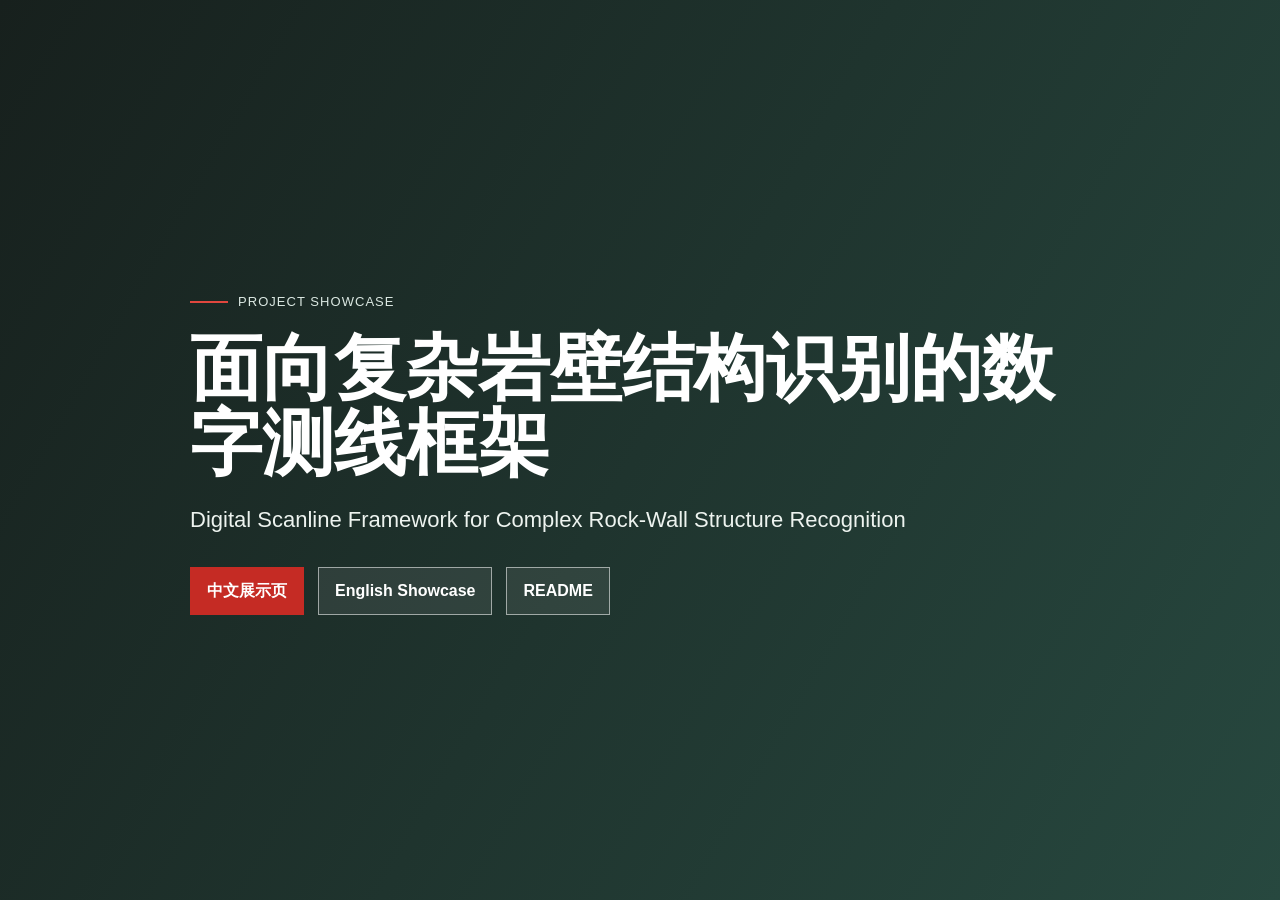
<file: docs/index.html>
<!doctype html>
<html lang="zh-CN">
<head>
  <meta charset="utf-8" />
  <meta name="viewport" content="width=device-width, initial-scale=1" />
  <title>Digital Scanline Framework | Project Showcase</title>
  <link rel="stylesheet" href="showcase.css" />
</head>
<body class="language-page">
  <main class="language-box">
    <div class="eyebrow">Project Showcase</div>
    <h1>面向复杂岩壁结构识别的数字测线框架</h1>
    <p class="lead">Digital Scanline Framework for Complex Rock-Wall Structure Recognition</p>
    <div class="language-options">
      <a class="button primary" href="showcase.zh-CN.html">中文展示页</a>
      <a class="button" href="showcase.en.html">English Showcase</a>
      <a class="button" href="../README.md">README</a>
    </div>
  </main>
</body>
</html>
</file>
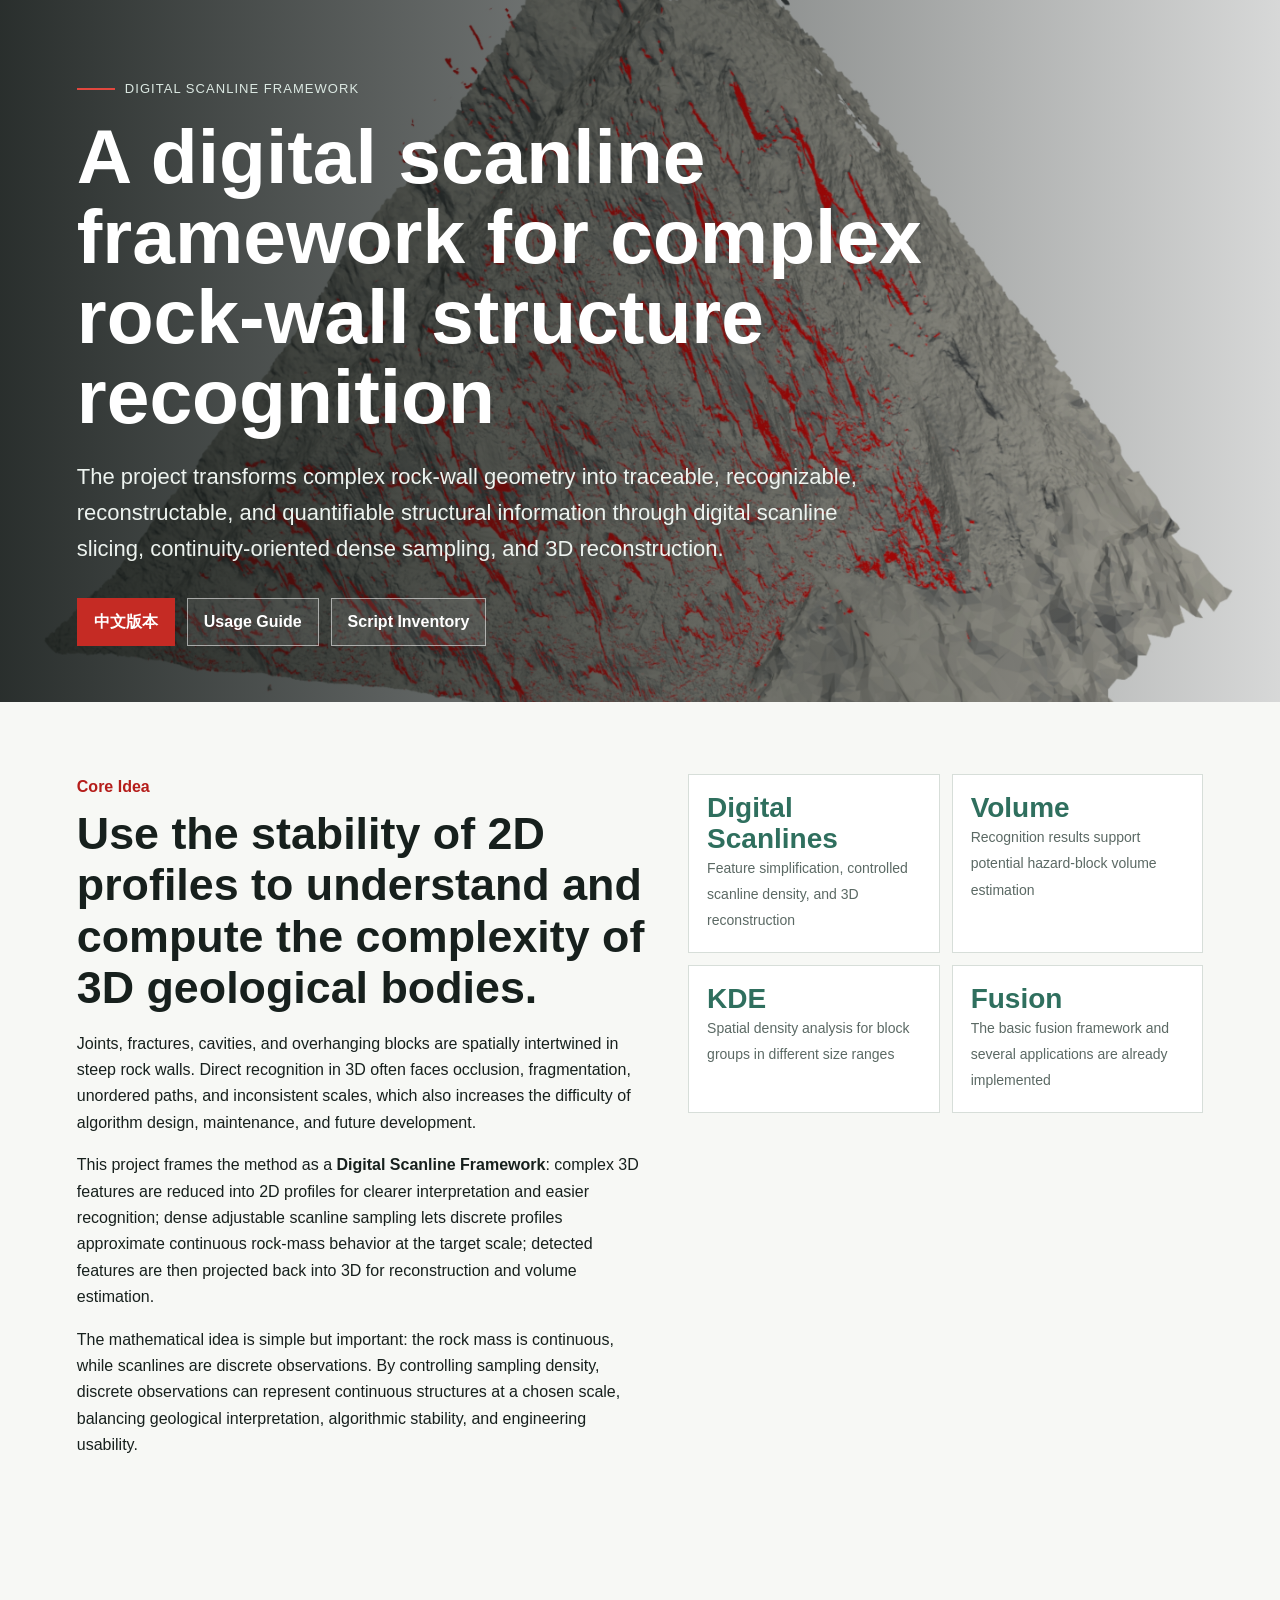
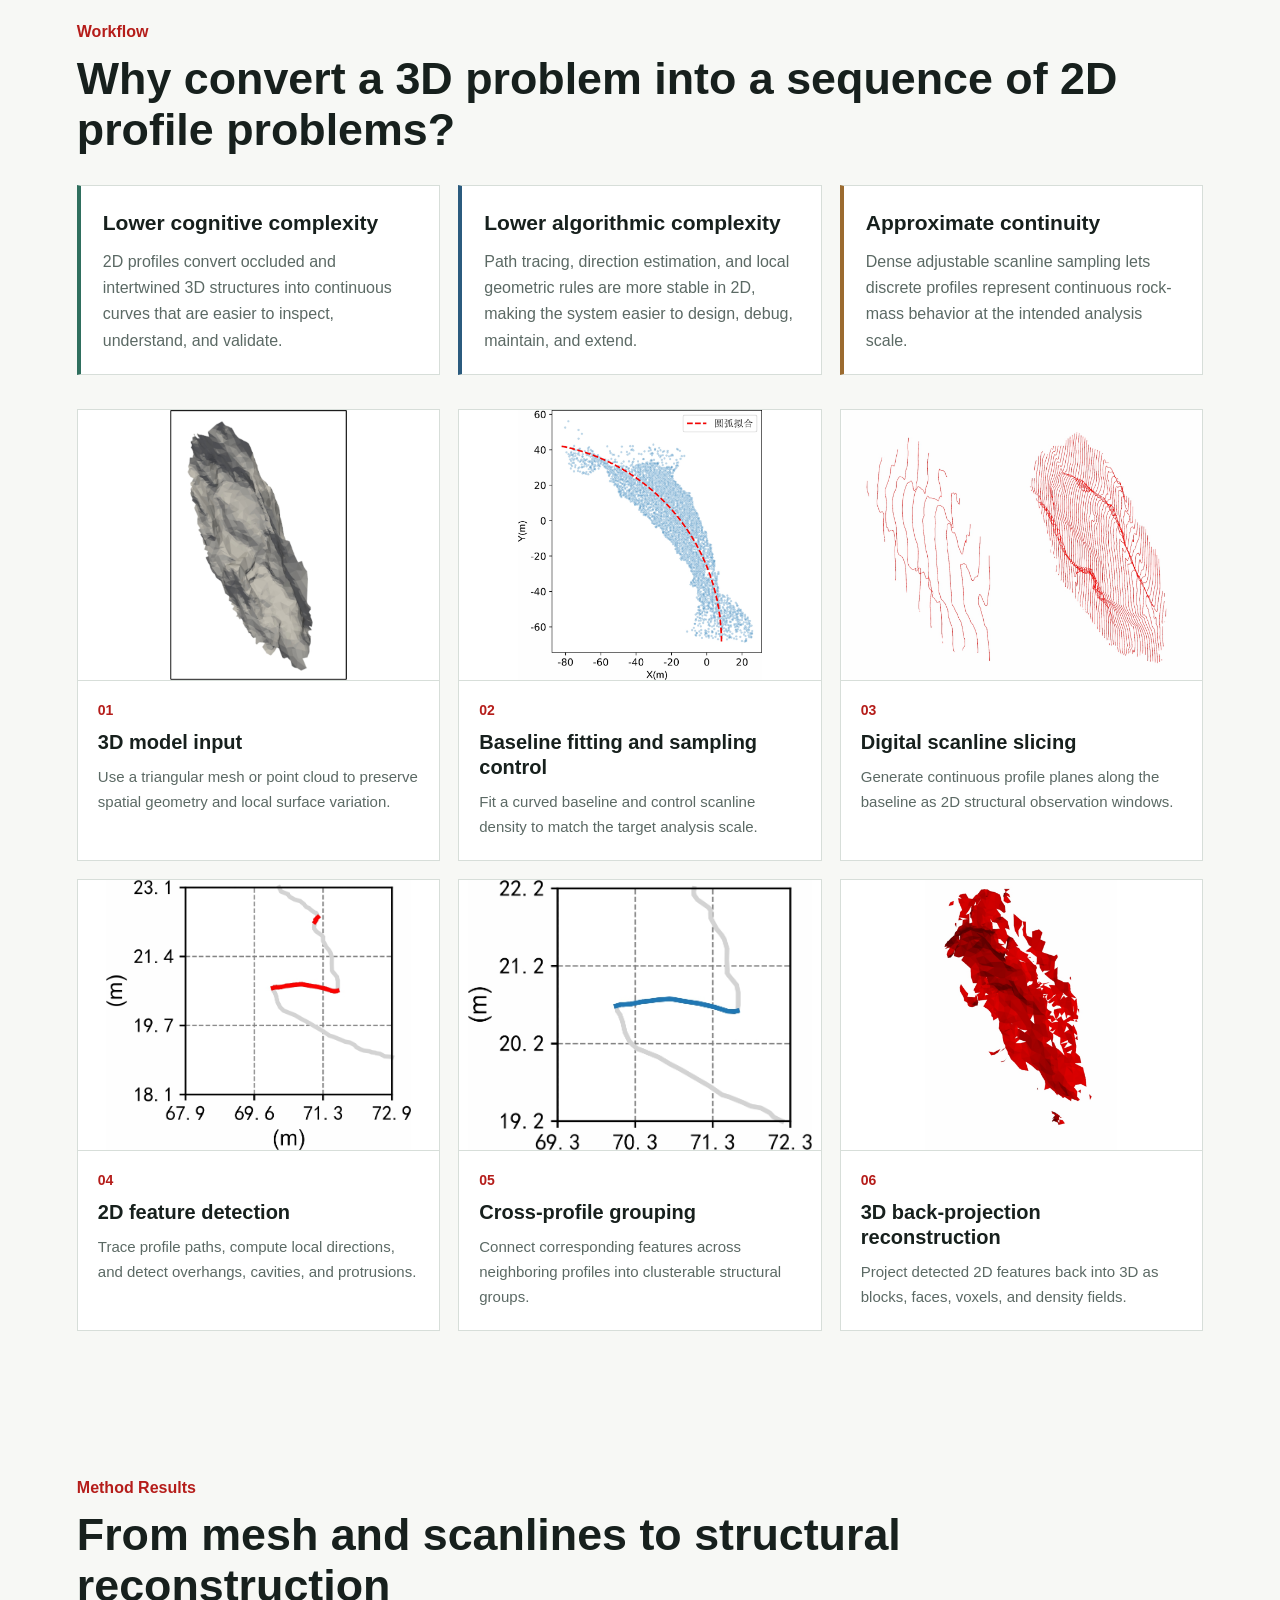
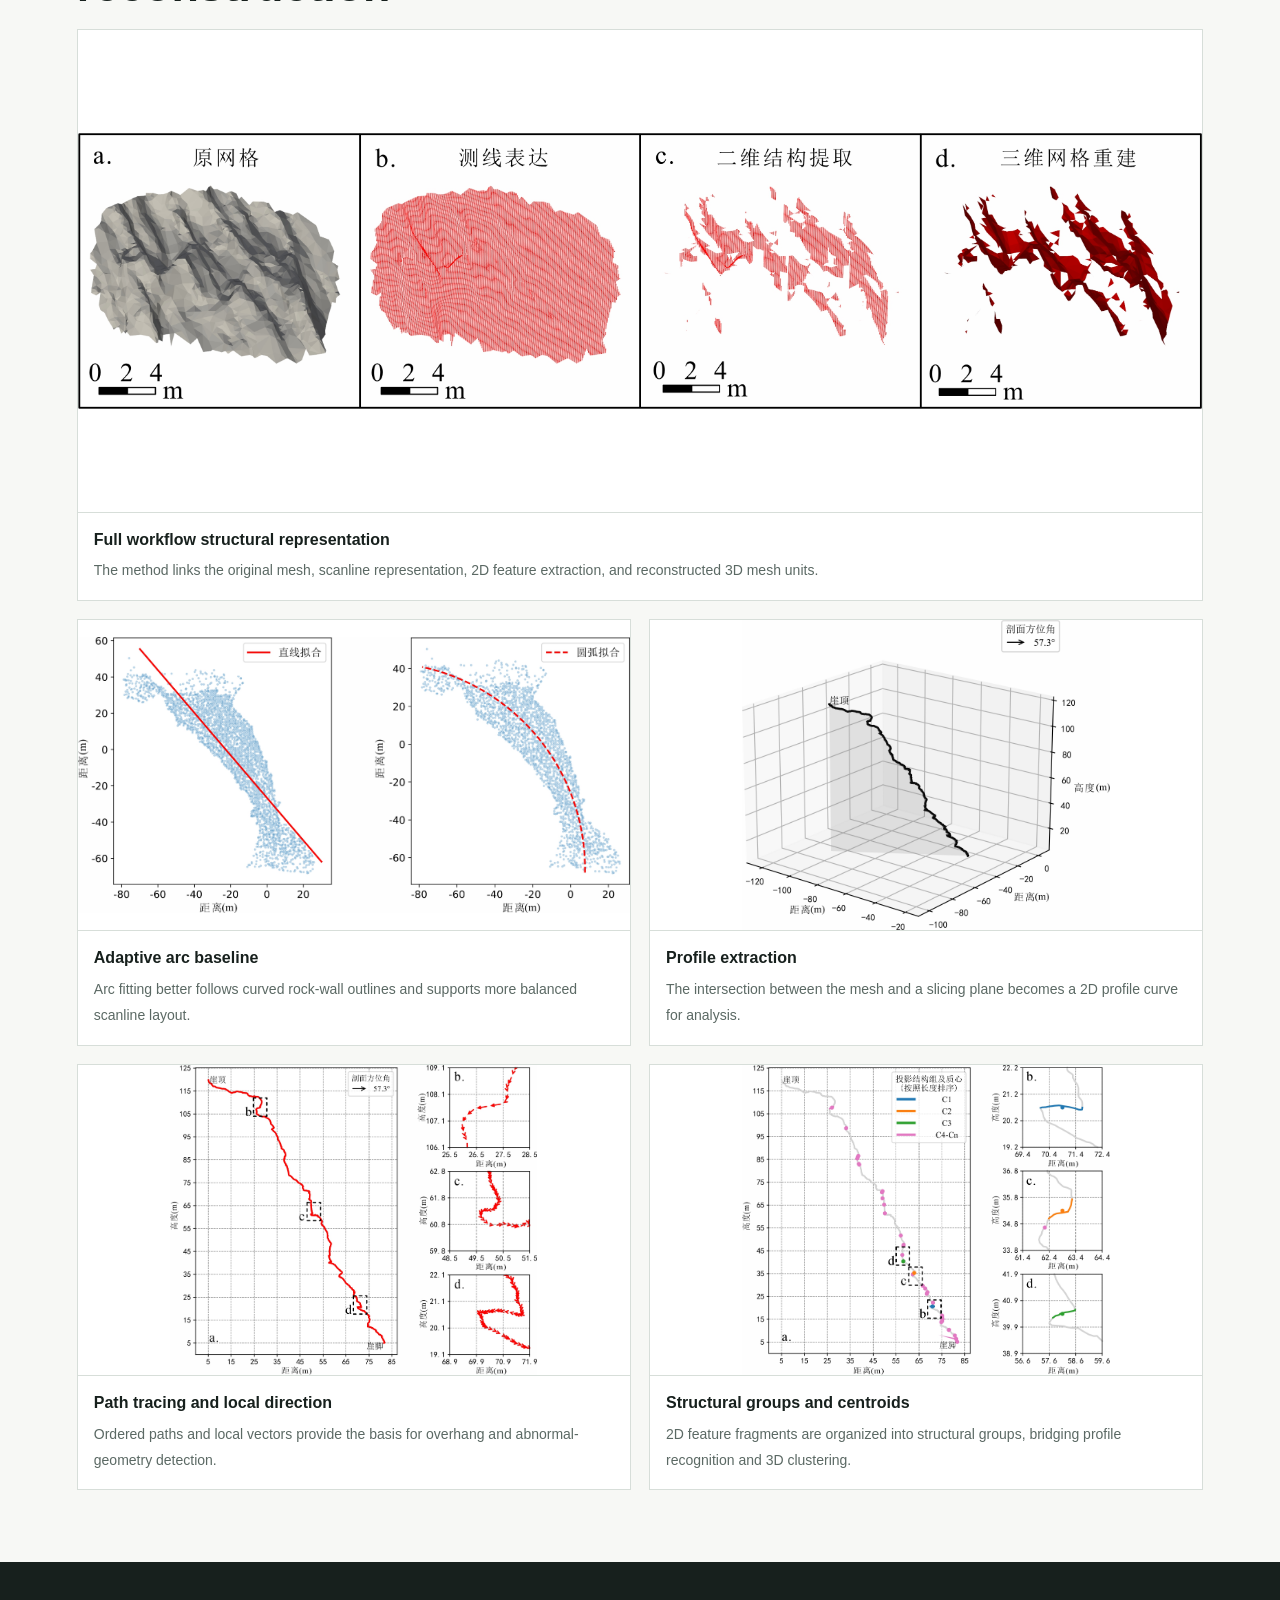
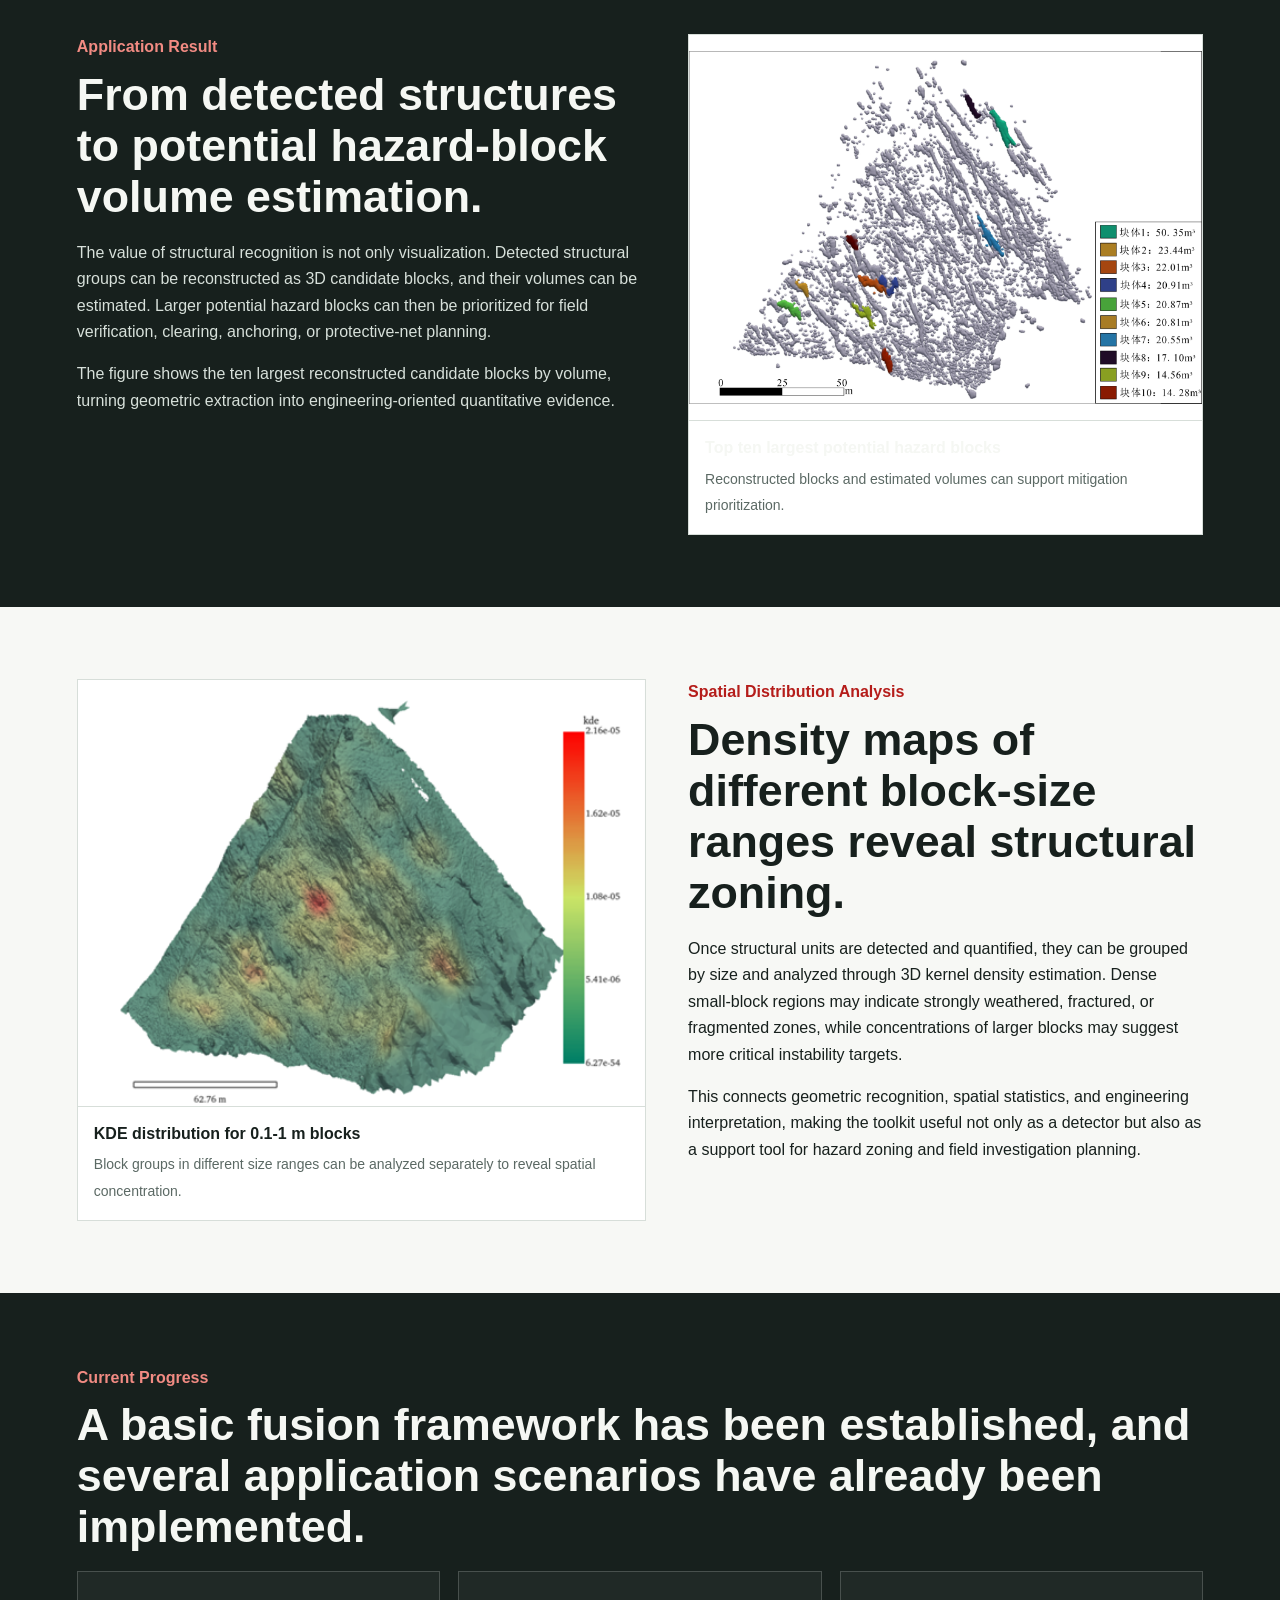
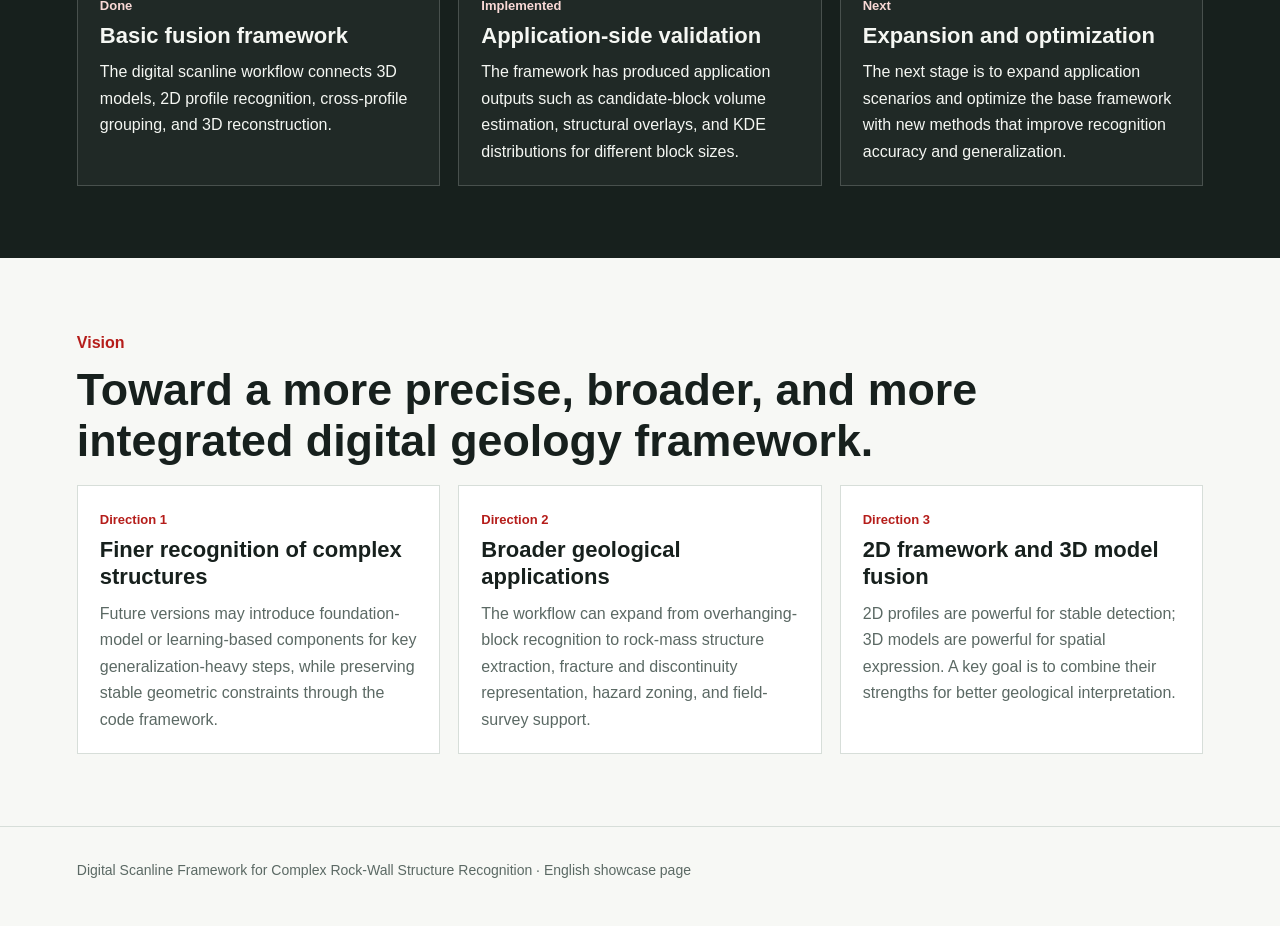
<file: docs/showcase.en.html>
﻿<!doctype html>
<html lang="en">
<head>
  <meta charset="utf-8" />
  <meta name="viewport" content="width=device-width, initial-scale=1" />
  <title>Digital Scanline Framework for Complex Rock-Wall Structure Recognition | Showcase</title>
  <link rel="stylesheet" href="showcase.css" />
</head>
<body>
  <header class="hero">
    <div class="hero-inner">
      <div class="eyebrow">Digital Scanline Framework</div>
      <h1>A digital scanline framework for complex rock-wall structure recognition</h1>
      <p class="lead">The project transforms complex rock-wall geometry into traceable, recognizable, reconstructable, and quantifiable structural information through digital scanline slicing, continuity-oriented dense sampling, and 3D reconstruction.</p>
      <div class="hero-actions">
        <a class="button primary" href="showcase.zh-CN.html">中文版本</a>
        <a class="button" href="usage_guide.md">Usage Guide</a>
        <a class="button" href="script_inventory.md">Script Inventory</a>
      </div>
    </div>
  </header>

  <main>
    <section>
      <div class="section-inner intro-grid">
        <div>
          <p class="section-kicker">Core Idea</p>
          <h2>Use the stability of 2D profiles to understand and compute the complexity of 3D geological bodies.</h2>
          <p>Joints, fractures, cavities, and overhanging blocks are spatially intertwined in steep rock walls. Direct recognition in 3D often faces occlusion, fragmentation, unordered paths, and inconsistent scales, which also increases the difficulty of algorithm design, maintenance, and future development.</p>
          <p>This project frames the method as a <strong>Digital Scanline Framework</strong>: complex 3D features are reduced into 2D profiles for clearer interpretation and easier recognition; dense adjustable scanline sampling lets discrete profiles approximate continuous rock-mass behavior at the target scale; detected features are then projected back into 3D for reconstruction and volume estimation.</p>
          <p>The mathematical idea is simple but important: the rock mass is continuous, while scanlines are discrete observations. By controlling sampling density, discrete observations can represent continuous structures at a chosen scale, balancing geological interpretation, algorithmic stability, and engineering usability.</p>
        </div>
        <div class="stats">
          <div class="stat"><strong>Digital Scanlines</strong><span>Feature simplification, controlled scanline density, and 3D reconstruction</span></div>
          <div class="stat"><strong>Volume</strong><span>Recognition results support potential hazard-block volume estimation</span></div>
          <div class="stat"><strong>KDE</strong><span>Spatial density analysis for block groups in different size ranges</span></div>
          <div class="stat"><strong>Fusion</strong><span>The basic fusion framework and several applications are already implemented</span></div>
        </div>
      </div>
    </section>

    <section>
      <div class="section-inner">
        <p class="section-kicker">Workflow</p>
        <h2>Why convert a 3D problem into a sequence of 2D profile problems?</h2>
        <div class="reason-grid">
          <div class="reason"><h3>Lower cognitive complexity</h3><p>2D profiles convert occluded and intertwined 3D structures into continuous curves that are easier to inspect, understand, and validate.</p></div>
          <div class="reason"><h3>Lower algorithmic complexity</h3><p>Path tracing, direction estimation, and local geometric rules are more stable in 2D, making the system easier to design, debug, maintain, and extend.</p></div>
          <div class="reason"><h3>Approximate continuity</h3><p>Dense adjustable scanline sampling lets discrete profiles represent continuous rock-mass behavior at the intended analysis scale.</p></div>
        </div>
        <div class="workflow">
          <div class="step"><img src="showcase_assets/flow-01-model.jpg" alt="3D model input" /><div class="step-body"><b>01</b><h3>3D model input</h3><p>Use a triangular mesh or point cloud to preserve spatial geometry and local surface variation.</p></div></div>
          <div class="step"><img src="showcase_assets/flow-02-arc.jpg" alt="Baseline fitting" /><div class="step-body"><b>02</b><h3>Baseline fitting and sampling control</h3><p>Fit a curved baseline and control scanline density to match the target analysis scale.</p></div></div>
          <div class="step"><img src="showcase_assets/flow-03-sampling.jpg" alt="Digital scanline slicing" /><div class="step-body"><b>03</b><h3>Digital scanline slicing</h3><p>Generate continuous profile planes along the baseline as 2D structural observation windows.</p></div></div>
          <div class="step"><img src="showcase_assets/flow-04-extract.jpg" alt="2D feature detection" /><div class="step-body"><b>04</b><h3>2D feature detection</h3><p>Trace profile paths, compute local directions, and detect overhangs, cavities, and protrusions.</p></div></div>
          <div class="step"><img src="showcase_assets/flow-05-cluster.jpg" alt="Cross-profile grouping" /><div class="step-body"><b>05</b><h3>Cross-profile grouping</h3><p>Connect corresponding features across neighboring profiles into clusterable structural groups.</p></div></div>
          <div class="step"><img src="showcase_assets/flow-06-reconstruct.jpg" alt="3D back-projection reconstruction" /><div class="step-body"><b>06</b><h3>3D back-projection reconstruction</h3><p>Project detected 2D features back into 3D as blocks, faces, voxels, and density fields.</p></div></div>
        </div>
      </div>
    </section>

    <section>
      <div class="section-inner">
        <p class="section-kicker">Method Results</p>
        <h2>From mesh and scanlines to structural reconstruction</h2>
        <div class="gallery">
          <figure class="figure wide">
            <img src="showcase_assets/showcase-overview.jpg" alt="Full workflow structural representation from mesh to scanline, extraction, and reconstruction" />
            <figcaption><strong>Full workflow structural representation</strong><span>The method links the original mesh, scanline representation, 2D feature extraction, and reconstructed 3D mesh units.</span></figcaption>
          </figure>
          <figure class="figure half">
            <img src="showcase_assets/showcase-arc-fit.jpg" alt="Straight-line fitting and arc fitting comparison" />
            <figcaption><strong>Adaptive arc baseline</strong><span>Arc fitting better follows curved rock-wall outlines and supports more balanced scanline layout.</span></figcaption>
          </figure>
          <figure class="figure half">
            <img src="showcase_assets/showcase-scanline.jpg" alt="A profile scanline extracted from a 3D mesh" />
            <figcaption><strong>Profile extraction</strong><span>The intersection between the mesh and a slicing plane becomes a 2D profile curve for analysis.</span></figcaption>
          </figure>
          <figure class="figure half">
            <img src="showcase_assets/showcase-path.jpg" alt="Profile path arrows and zoomed local structure" />
            <figcaption><strong>Path tracing and local direction</strong><span>Ordered paths and local vectors provide the basis for overhang and abnormal-geometry detection.</span></figcaption>
          </figure>
          <figure class="figure half">
            <img src="showcase_assets/showcase-centroids.jpg" alt="Structural groups and centroids" />
            <figcaption><strong>Structural groups and centroids</strong><span>2D feature fragments are organized into structural groups, bridging profile recognition and 3D clustering.</span></figcaption>
          </figure>
        </div>
      </div>
    </section>

    <section class="dark-band">
      <div class="section-inner split">
        <div>
          <p class="section-kicker">Application Result</p>
          <h2>From detected structures to potential hazard-block volume estimation.</h2>
          <p>The value of structural recognition is not only visualization. Detected structural groups can be reconstructed as 3D candidate blocks, and their volumes can be estimated. Larger potential hazard blocks can then be prioritized for field verification, clearing, anchoring, or protective-net planning.</p>
          <p>The figure shows the ten largest reconstructed candidate blocks by volume, turning geometric extraction into engineering-oriented quantitative evidence.</p>
        </div>
        <figure class="figure tall">
          <img src="showcase_assets/showcase-hazard-blocks.jpg" alt="Top ten largest potential hazard blocks by volume" />
          <figcaption><strong>Top ten largest potential hazard blocks</strong><span>Reconstructed blocks and estimated volumes can support mitigation prioritization.</span></figcaption>
        </figure>
      </div>
    </section>

    <section>
      <div class="section-inner split">
        <figure class="figure tall">
          <img src="showcase_assets/showcase-kde-0p1-1m.png" alt="KDE map of 0.1 m to 1 m block spatial distribution" />
          <figcaption><strong>KDE distribution for 0.1-1 m blocks</strong><span>Block groups in different size ranges can be analyzed separately to reveal spatial concentration.</span></figcaption>
        </figure>
        <div>
          <p class="section-kicker">Spatial Distribution Analysis</p>
          <h2>Density maps of different block-size ranges reveal structural zoning.</h2>
          <p>Once structural units are detected and quantified, they can be grouped by size and analyzed through 3D kernel density estimation. Dense small-block regions may indicate strongly weathered, fractured, or fragmented zones, while concentrations of larger blocks may suggest more critical instability targets.</p>
          <p>This connects geometric recognition, spatial statistics, and engineering interpretation, making the toolkit useful not only as a detector but also as a support tool for hazard zoning and field investigation planning.</p>
        </div>
      </div>
    </section>

    <section class="dark-band">
      <div class="section-inner">
        <p class="section-kicker">Current Progress</p>
        <h2>A basic fusion framework has been established, and several application scenarios have already been implemented.</h2>
        <div class="cards">
          <div class="card"><span class="tag">Done</span><h3>Basic fusion framework</h3><p>The digital scanline workflow connects 3D models, 2D profile recognition, cross-profile grouping, and 3D reconstruction.</p></div>
          <div class="card"><span class="tag">Implemented</span><h3>Application-side validation</h3><p>The framework has produced application outputs such as candidate-block volume estimation, structural overlays, and KDE distributions for different block sizes.</p></div>
          <div class="card"><span class="tag">Next</span><h3>Expansion and optimization</h3><p>The next stage is to expand application scenarios and optimize the base framework with new methods that improve recognition accuracy and generalization.</p></div>
        </div>
      </div>
    </section>

    <section>
      <div class="section-inner">
        <p class="section-kicker">Vision</p>
        <h2>Toward a more precise, broader, and more integrated digital geology framework.</h2>
        <div class="cards">
          <div class="card light"><span class="tag">Direction 1</span><h3>Finer recognition of complex structures</h3><p>Future versions may introduce foundation-model or learning-based components for key generalization-heavy steps, while preserving stable geometric constraints through the code framework.</p></div>
          <div class="card light"><span class="tag">Direction 2</span><h3>Broader geological applications</h3><p>The workflow can expand from overhanging-block recognition to rock-mass structure extraction, fracture and discontinuity representation, hazard zoning, and field-survey support.</p></div>
          <div class="card light"><span class="tag">Direction 3</span><h3>2D framework and 3D model fusion</h3><p>2D profiles are powerful for stable detection; 3D models are powerful for spatial expression. A key goal is to combine their strengths for better geological interpretation.</p></div>
        </div>
      </div>
    </section>
  </main>

  <footer class="footer">
    <div class="section-inner">Digital Scanline Framework for Complex Rock-Wall Structure Recognition · English showcase page</div>
  </footer>
</body>
</html>
</file>
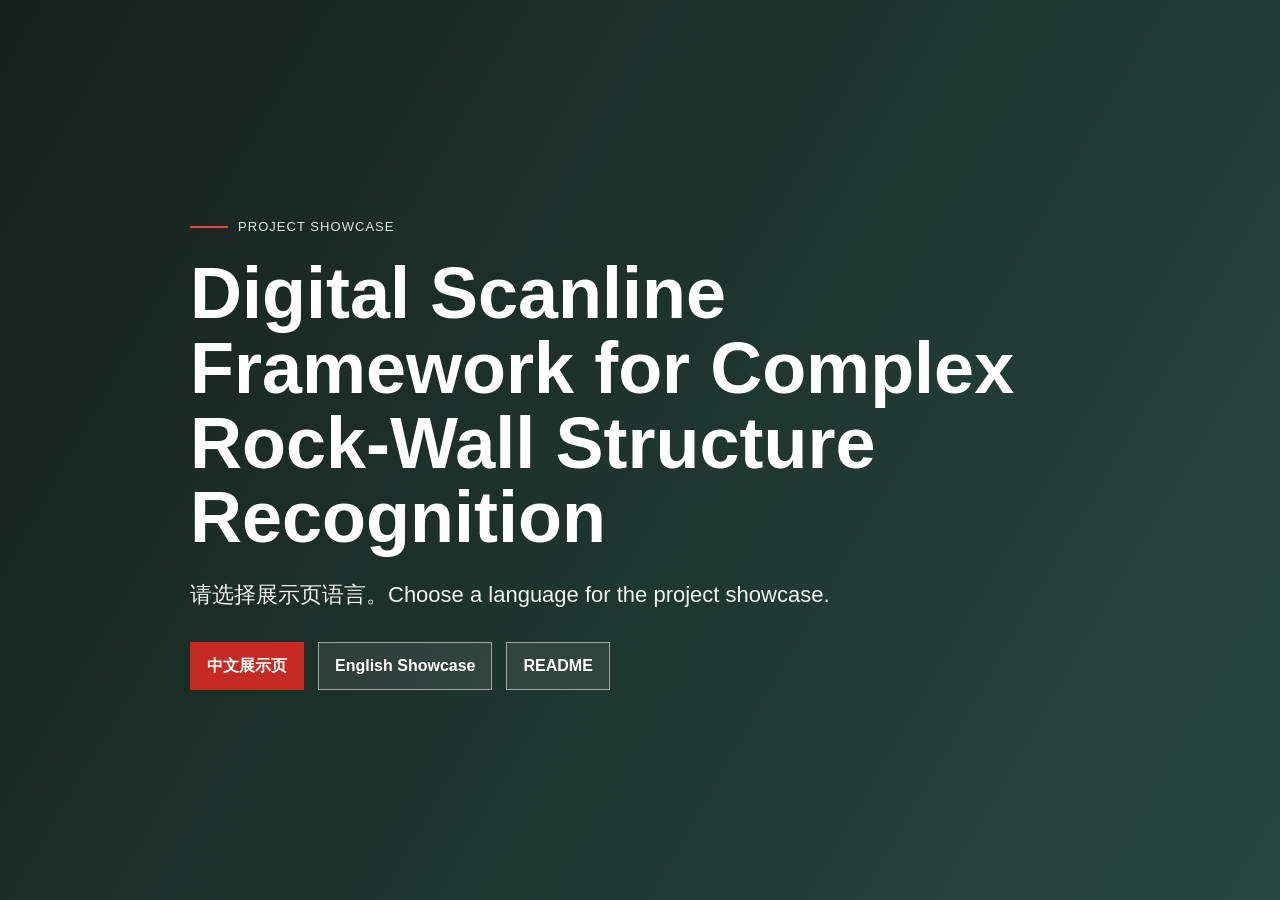
<file: docs/showcase.html>
﻿<!doctype html>
<html lang="zh-CN">
<head>
  <meta charset="utf-8" />
  <meta name="viewport" content="width=device-width, initial-scale=1" />
  <title>Digital Scanline Framework for Complex Rock-Wall Structure Recognition | Showcase</title>
  <link rel="stylesheet" href="showcase.css" />
</head>
<body class="language-page">
  <main class="language-box">
    <div class="eyebrow">Project Showcase</div>
    <h1>Digital Scanline Framework for Complex Rock-Wall Structure Recognition</h1>
    <p class="lead">请选择展示页语言。Choose a language for the project showcase.</p>
    <div class="language-options">
      <a class="button primary" href="showcase.zh-CN.html">中文展示页</a>
      <a class="button" href="showcase.en.html">English Showcase</a>
      <a class="button" href="../README.md">README</a>
    </div>
  </main>
</body>
</html>
</file>
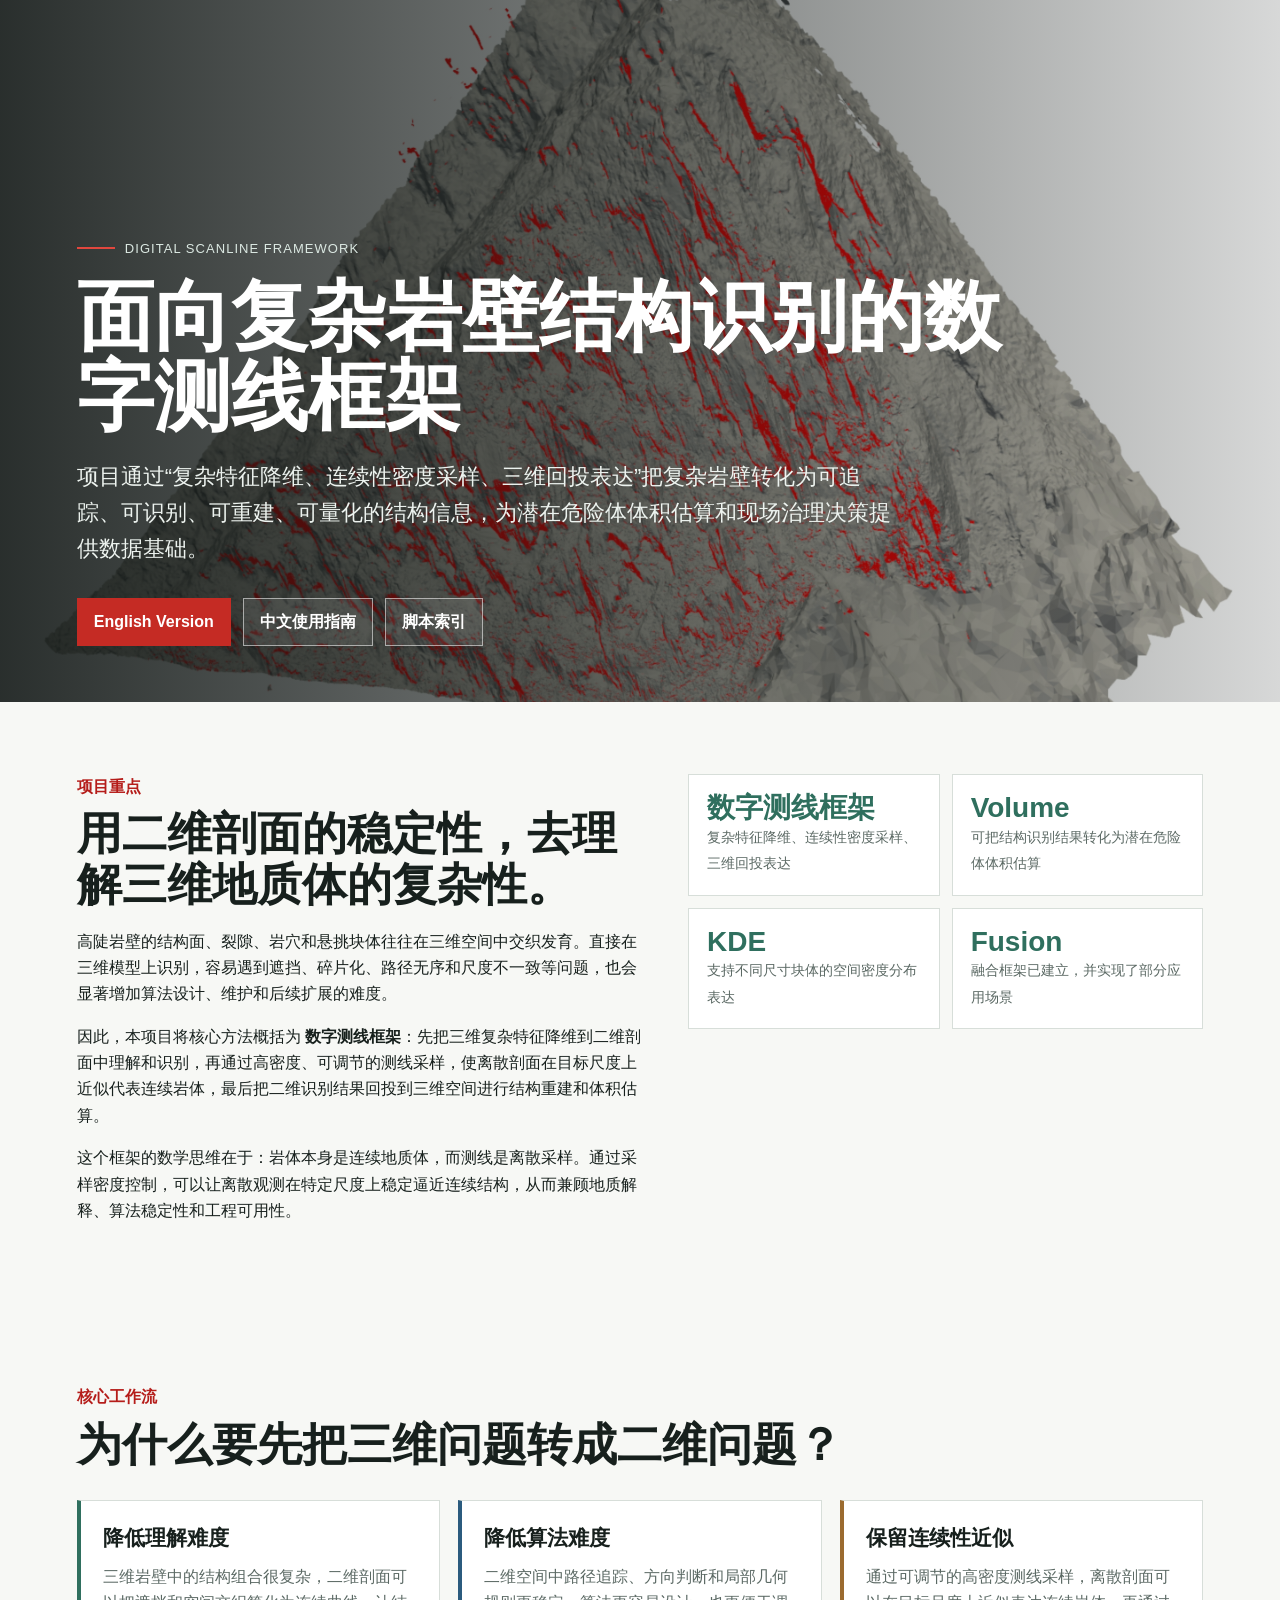
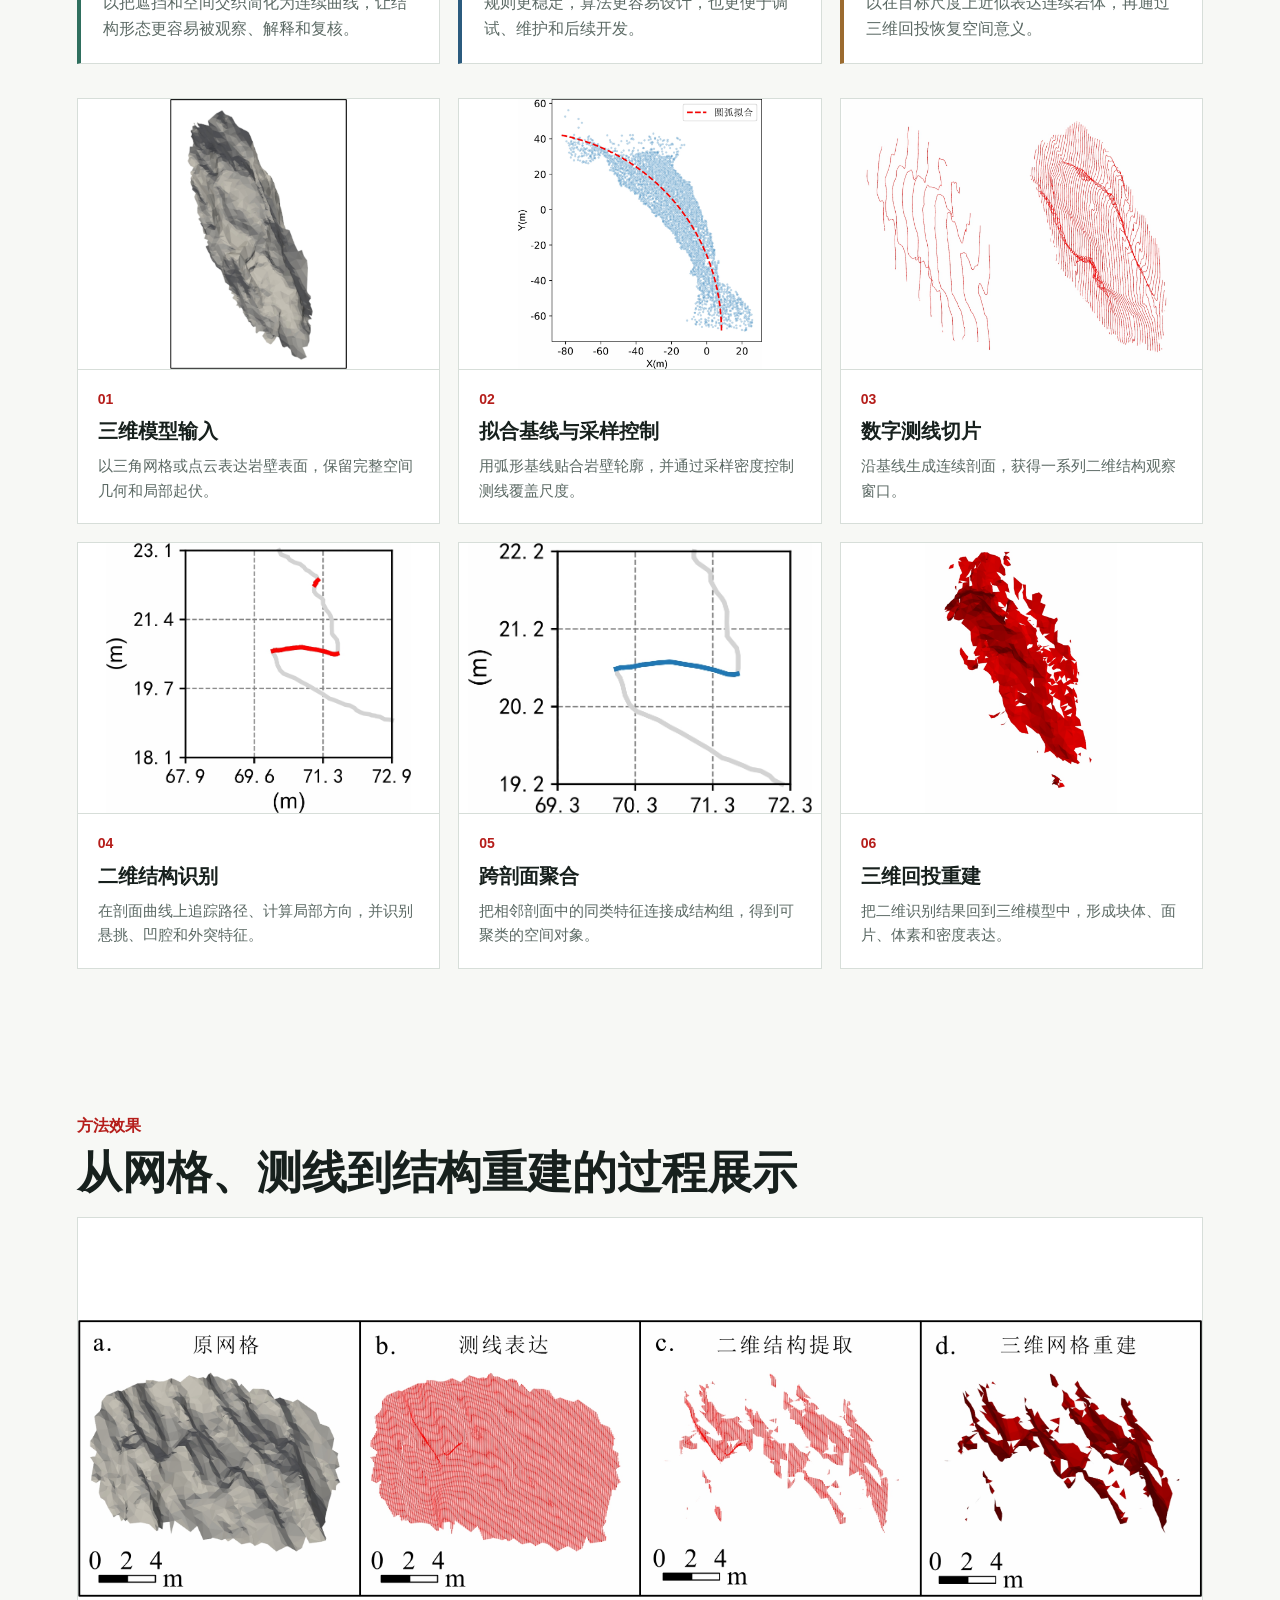
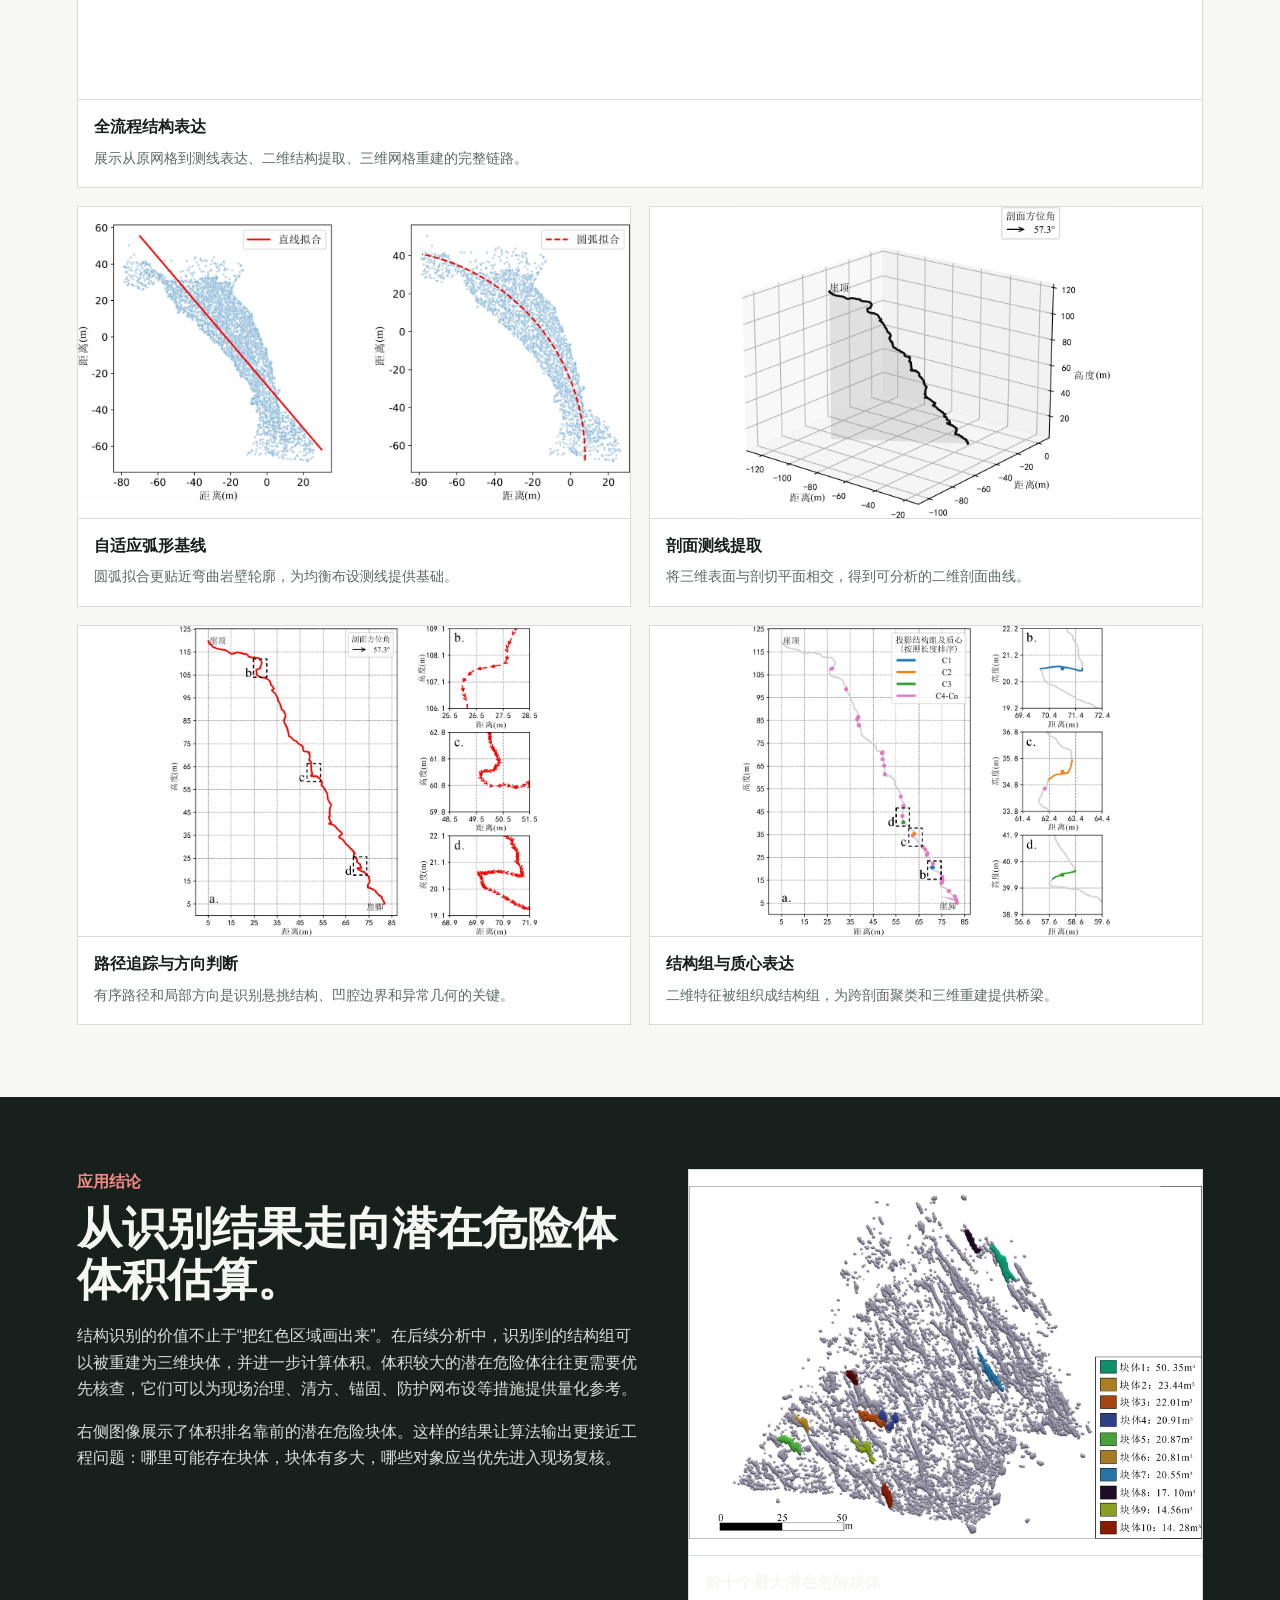
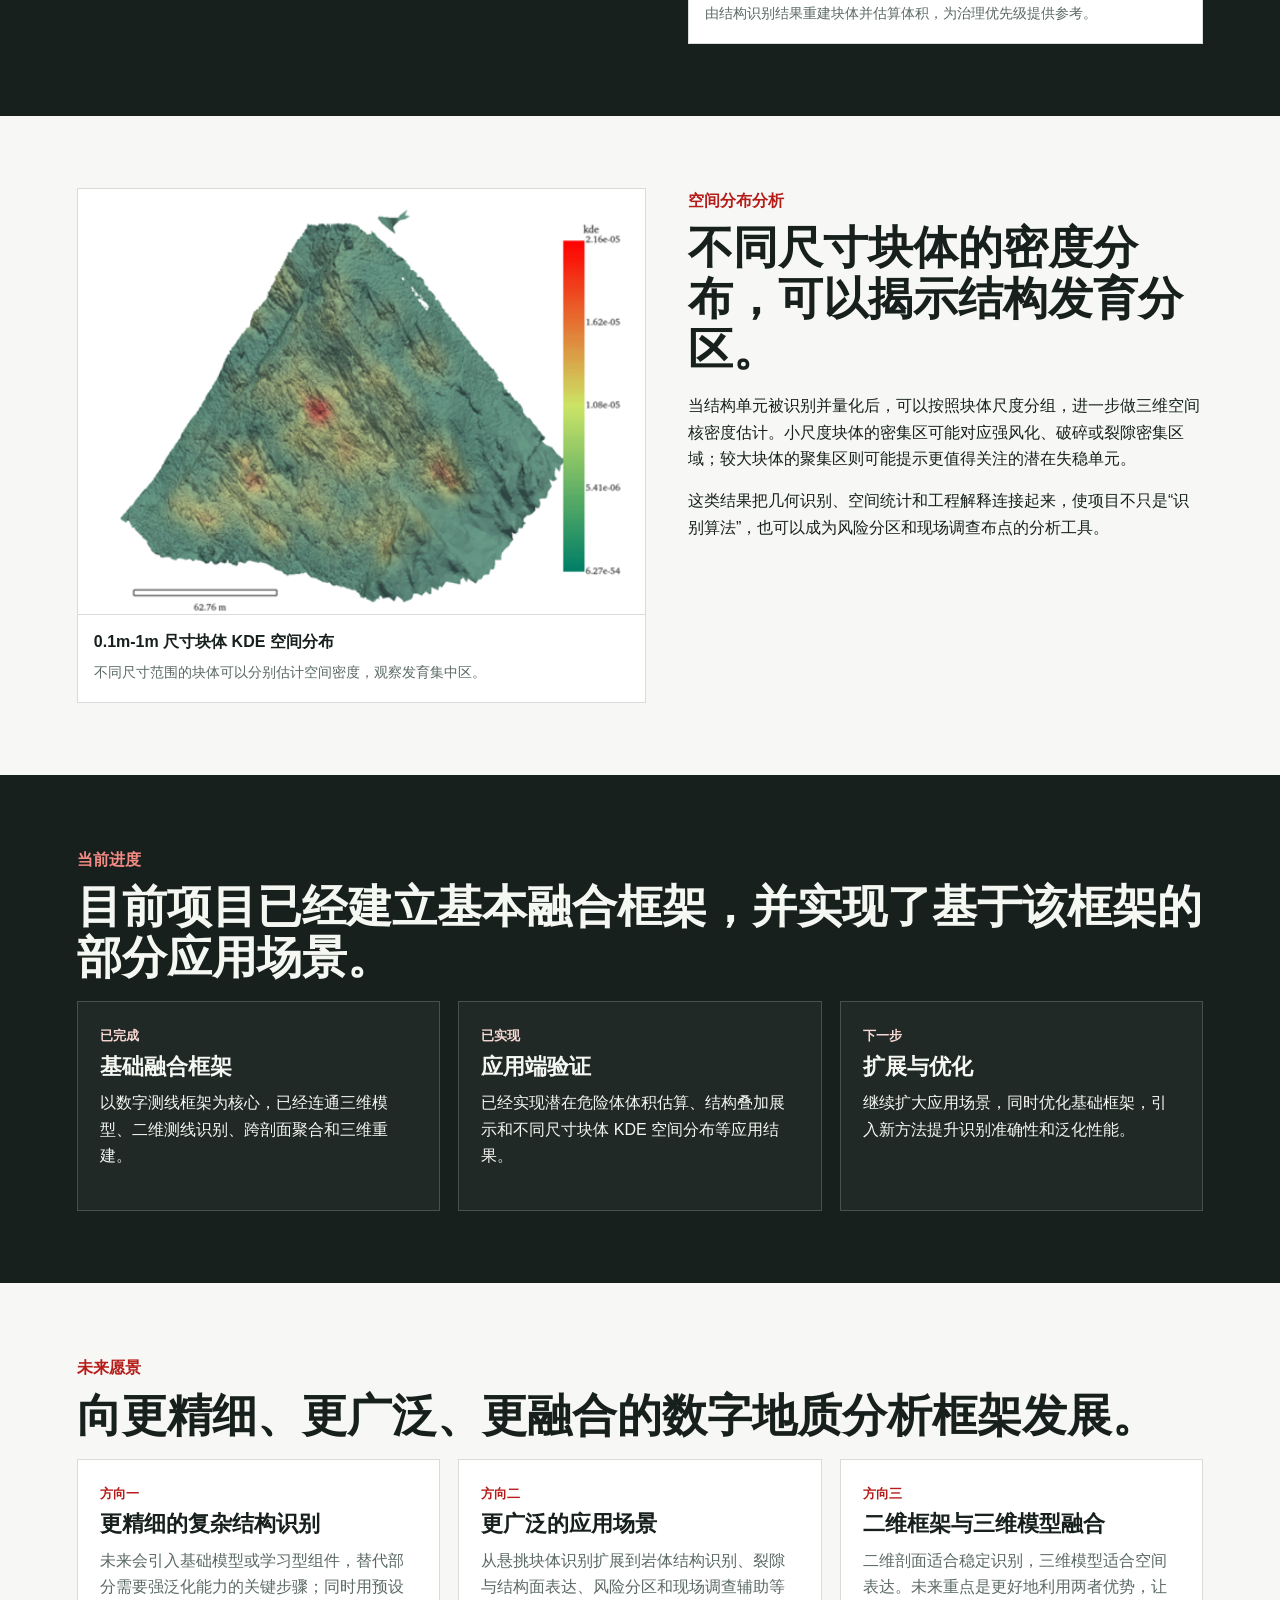
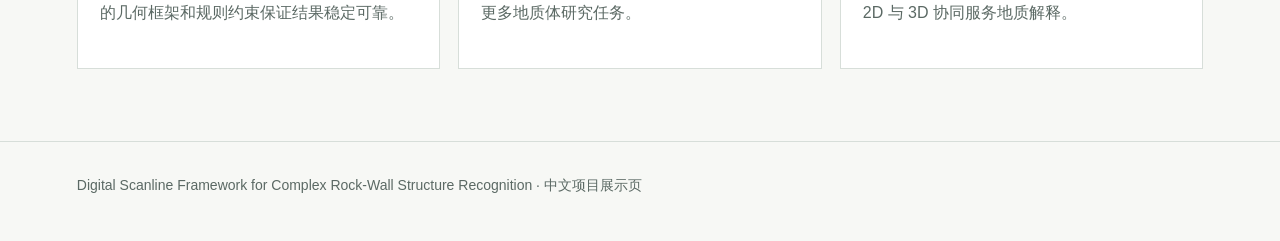
<file: docs/showcase.zh-CN.html>
﻿<!doctype html>
<html lang="zh-CN">
<head>
  <meta charset="utf-8" />
  <meta name="viewport" content="width=device-width, initial-scale=1" />
  <title>岩壁结构信息提取工具集 | 项目展示</title>
  <link rel="stylesheet" href="showcase.css" />
</head>
<body>
  <header class="hero">
    <div class="hero-inner">
      <div class="eyebrow">Digital Scanline Framework</div>
      <h1>面向复杂岩壁结构识别的数字测线框架</h1>
      <p class="lead">项目通过“复杂特征降维、连续性密度采样、三维回投表达”把复杂岩壁转化为可追踪、可识别、可重建、可量化的结构信息，为潜在危险体体积估算和现场治理决策提供数据基础。</p>
      <div class="hero-actions">
        <a class="button primary" href="showcase.en.html">English Version</a>
        <a class="button" href="usage_guide.zh-CN.md">中文使用指南</a>
        <a class="button" href="script_inventory.zh-CN.md">脚本索引</a>
      </div>
    </div>
  </header>

  <main>
    <section>
      <div class="section-inner intro-grid">
        <div>
          <p class="section-kicker">项目重点</p>
          <h2>用二维剖面的稳定性，去理解三维地质体的复杂性。</h2>
          <p>高陡岩壁的结构面、裂隙、岩穴和悬挑块体往往在三维空间中交织发育。直接在三维模型上识别，容易遇到遮挡、碎片化、路径无序和尺度不一致等问题，也会显著增加算法设计、维护和后续扩展的难度。</p>
          <p>因此，本项目将核心方法概括为 <strong>数字测线框架</strong>：先把三维复杂特征降维到二维剖面中理解和识别，再通过高密度、可调节的测线采样，使离散剖面在目标尺度上近似代表连续岩体，最后把二维识别结果回投到三维空间进行结构重建和体积估算。</p>
          <p>这个框架的数学思维在于：岩体本身是连续地质体，而测线是离散采样。通过采样密度控制，可以让离散观测在特定尺度上稳定逼近连续结构，从而兼顾地质解释、算法稳定性和工程可用性。</p>
        </div>
        <div class="stats" aria-label="project status summary">
          <div class="stat"><strong>数字测线框架</strong><span>复杂特征降维、连续性密度采样、三维回投表达</span></div>
          <div class="stat"><strong>Volume</strong><span>可把结构识别结果转化为潜在危险体体积估算</span></div>
          <div class="stat"><strong>KDE</strong><span>支持不同尺寸块体的空间密度分布表达</span></div>
          <div class="stat"><strong>Fusion</strong><span>融合框架已建立，并实现了部分应用场景</span></div>
        </div>
      </div>
    </section>

    <section>
      <div class="section-inner">
        <p class="section-kicker">核心工作流</p>
        <h2>为什么要先把三维问题转成二维问题？</h2>
        <div class="reason-grid">
          <div class="reason"><h3>降低理解难度</h3><p>三维岩壁中的结构组合很复杂，二维剖面可以把遮挡和空间交织简化为连续曲线，让结构形态更容易被观察、解释和复核。</p></div>
          <div class="reason"><h3>降低算法难度</h3><p>二维空间中路径追踪、方向判断和局部几何规则更稳定，算法更容易设计，也更便于调试、维护和后续开发。</p></div>
          <div class="reason"><h3>保留连续性近似</h3><p>通过可调节的高密度测线采样，离散剖面可以在目标尺度上近似表达连续岩体，再通过三维回投恢复空间意义。</p></div>
        </div>
        <div class="workflow">
          <div class="step"><img src="showcase_assets/flow-01-model.jpg" alt="三维模型输入" /><div class="step-body"><b>01</b><h3>三维模型输入</h3><p>以三角网格或点云表达岩壁表面，保留完整空间几何和局部起伏。</p></div></div>
          <div class="step"><img src="showcase_assets/flow-02-arc.jpg" alt="拟合基线" /><div class="step-body"><b>02</b><h3>拟合基线与采样控制</h3><p>用弧形基线贴合岩壁轮廓，并通过采样密度控制测线覆盖尺度。</p></div></div>
          <div class="step"><img src="showcase_assets/flow-03-sampling.jpg" alt="数字测线切片" /><div class="step-body"><b>03</b><h3>数字测线切片</h3><p>沿基线生成连续剖面，获得一系列二维结构观察窗口。</p></div></div>
          <div class="step"><img src="showcase_assets/flow-04-extract.jpg" alt="二维结构识别" /><div class="step-body"><b>04</b><h3>二维结构识别</h3><p>在剖面曲线上追踪路径、计算局部方向，并识别悬挑、凹腔和外突特征。</p></div></div>
          <div class="step"><img src="showcase_assets/flow-05-cluster.jpg" alt="跨剖面聚合" /><div class="step-body"><b>05</b><h3>跨剖面聚合</h3><p>把相邻剖面中的同类特征连接成结构组，得到可聚类的空间对象。</p></div></div>
          <div class="step"><img src="showcase_assets/flow-06-reconstruct.jpg" alt="三维回投重建" /><div class="step-body"><b>06</b><h3>三维回投重建</h3><p>把二维识别结果回到三维模型中，形成块体、面片、体素和密度表达。</p></div></div>
        </div>
      </div>
    </section>

    <section>
      <div class="section-inner">
        <p class="section-kicker">方法效果</p>
        <h2>从网格、测线到结构重建的过程展示</h2>
        <div class="gallery">
          <figure class="figure wide">
            <img src="showcase_assets/showcase-overview.jpg" alt="从原始网格到测线表达、二维结构提取和三维网格重建的流程成果图" />
            <figcaption><strong>全流程结构表达</strong><span>展示从原网格到测线表达、二维结构提取、三维网格重建的完整链路。</span></figcaption>
          </figure>
          <figure class="figure half">
            <img src="showcase_assets/showcase-arc-fit.jpg" alt="直线拟合与圆弧拟合对比" />
            <figcaption><strong>自适应弧形基线</strong><span>圆弧拟合更贴近弯曲岩壁轮廓，为均衡布设测线提供基础。</span></figcaption>
          </figure>
          <figure class="figure half">
            <img src="showcase_assets/showcase-scanline.jpg" alt="单条剖面线从三维网格中提取" />
            <figcaption><strong>剖面测线提取</strong><span>将三维表面与剖切平面相交，得到可分析的二维剖面曲线。</span></figcaption>
          </figure>
          <figure class="figure half">
            <img src="showcase_assets/showcase-path.jpg" alt="剖面路径方向箭头和局部放大" />
            <figcaption><strong>路径追踪与方向判断</strong><span>有序路径和局部方向是识别悬挑结构、凹腔边界和异常几何的关键。</span></figcaption>
          </figure>
          <figure class="figure half">
            <img src="showcase_assets/showcase-centroids.jpg" alt="结构组和质心点表达" />
            <figcaption><strong>结构组与质心表达</strong><span>二维特征被组织成结构组，为跨剖面聚类和三维重建提供桥梁。</span></figcaption>
          </figure>
        </div>
      </div>
    </section>

    <section class="dark-band">
      <div class="section-inner split">
        <div>
          <p class="section-kicker">应用结论</p>
          <h2>从识别结果走向潜在危险体体积估算。</h2>
          <p>结构识别的价值不止于“把红色区域画出来”。在后续分析中，识别到的结构组可以被重建为三维块体，并进一步计算体积。体积较大的潜在危险体往往更需要优先核查，它们可以为现场治理、清方、锚固、防护网布设等措施提供量化参考。</p>
          <p>右侧图像展示了体积排名靠前的潜在危险块体。这样的结果让算法输出更接近工程问题：哪里可能存在块体，块体有多大，哪些对象应当优先进入现场复核。</p>
        </div>
        <figure class="figure tall">
          <img src="showcase_assets/showcase-hazard-blocks.jpg" alt="前十个最大潜在危险块体体积展示" />
          <figcaption><strong>前十个最大潜在危险块体</strong><span>由结构识别结果重建块体并估算体积，为治理优先级提供参考。</span></figcaption>
        </figure>
      </div>
    </section>

    <section>
      <div class="section-inner split">
        <figure class="figure tall">
          <img src="showcase_assets/showcase-kde-0p1-1m.png" alt="0.1m 到 1m 块体空间分布 KDE 图像" />
          <figcaption><strong>0.1m-1m 尺寸块体 KDE 空间分布</strong><span>不同尺寸范围的块体可以分别估计空间密度，观察发育集中区。</span></figcaption>
        </figure>
        <div>
          <p class="section-kicker">空间分布分析</p>
          <h2>不同尺寸块体的密度分布，可以揭示结构发育分区。</h2>
          <p>当结构单元被识别并量化后，可以按照块体尺度分组，进一步做三维空间核密度估计。小尺度块体的密集区可能对应强风化、破碎或裂隙密集区域；较大块体的聚集区则可能提示更值得关注的潜在失稳单元。</p>
          <p>这类结果把几何识别、空间统计和工程解释连接起来，使项目不只是“识别算法”，也可以成为风险分区和现场调查布点的分析工具。</p>
        </div>
      </div>
    </section>

    <section class="dark-band">
      <div class="section-inner">
        <p class="section-kicker">当前进度</p>
        <h2>目前项目已经建立基本融合框架，并实现了基于该框架的部分应用场景。</h2>
        <div class="cards">
          <div class="card"><span class="tag">已完成</span><h3>基础融合框架</h3><p>以数字测线框架为核心，已经连通三维模型、二维测线识别、跨剖面聚合和三维重建。</p></div>
          <div class="card"><span class="tag">已实现</span><h3>应用端验证</h3><p>已经实现潜在危险体体积估算、结构叠加展示和不同尺寸块体 KDE 空间分布等应用结果。</p></div>
          <div class="card"><span class="tag">下一步</span><h3>扩展与优化</h3><p>继续扩大应用场景，同时优化基础框架，引入新方法提升识别准确性和泛化性能。</p></div>
        </div>
      </div>
    </section>

    <section>
      <div class="section-inner">
        <p class="section-kicker">未来愿景</p>
        <h2>向更精细、更广泛、更融合的数字地质分析框架发展。</h2>
        <div class="cards">
          <div class="card light"><span class="tag">方向一</span><h3>更精细的复杂结构识别</h3><p>未来会引入基础模型或学习型组件，替代部分需要强泛化能力的关键步骤；同时用预设的几何框架和规则约束保证结果稳定可靠。</p></div>
          <div class="card light"><span class="tag">方向二</span><h3>更广泛的应用场景</h3><p>从悬挑块体识别扩展到岩体结构识别、裂隙与结构面表达、风险分区和现场调查辅助等更多地质体研究任务。</p></div>
          <div class="card light"><span class="tag">方向三</span><h3>二维框架与三维模型融合</h3><p>二维剖面适合稳定识别，三维模型适合空间表达。未来重点是更好地利用两者优势，让 2D 与 3D 协同服务地质解释。</p></div>
        </div>
      </div>
    </section>
  </main>

  <footer class="footer">
    <div class="section-inner">Digital Scanline Framework for Complex Rock-Wall Structure Recognition · 中文项目展示页</div>
  </footer>
</body>
</html>
</file>
<file: docs/showcase.css>
﻿:root {
  --ink: #17201d;
  --muted: #5b6964;
  --line: #d7ded9;
  --paper: #f7f8f5;
  --panel: #ffffff;
  --red: #b51d1a;
  --green: #2f6f5e;
  --blue: #2b5b7e;
  --gold: #9b6b2f;
}
* { box-sizing: border-box; }
body {
  margin: 0;
  font-family: Inter, "Segoe UI", "Microsoft YaHei", Arial, sans-serif;
  color: var(--ink);
  background: var(--paper);
  line-height: 1.65;
}
a { color: inherit; }
.hero {
  min-height: 78vh;
  display: grid;
  align-items: end;
  background-image: linear-gradient(90deg, rgba(12,18,16,.88), rgba(12,18,16,.58) 44%, rgba(12,18,16,.16)), url("showcase_assets/showcase-recognition.jpg");
  background-size: cover;
  background-position: center;
  color: #fff;
  padding: 48px 6vw 56px;
}
.hero-inner { max-width: 980px; }
.eyebrow {
  display: inline-flex;
  gap: 10px;
  align-items: center;
  font-size: 13px;
  letter-spacing: .08em;
  text-transform: uppercase;
  color: #dbe8e2;
  margin-bottom: 18px;
}
.eyebrow::before { content: ""; width: 38px; height: 2px; background: #e1473e; display: inline-block; }
h1 { margin: 0; max-width: 980px; font-size: clamp(38px, 6vw, 78px); line-height: 1.04; letter-spacing: 0; font-weight: 760; }
.lead { max-width: 820px; margin: 22px 0 0; color: #edf3ef; font-size: clamp(17px, 2.1vw, 22px); }
.hero-actions { display: flex; flex-wrap: wrap; gap: 12px; margin-top: 30px; }
.button {
  border: 1px solid rgba(255,255,255,.54);
  color: #fff;
  text-decoration: none;
  padding: 10px 16px;
  min-height: 44px;
  display: inline-flex;
  align-items: center;
  gap: 8px;
  font-weight: 650;
  background: rgba(255,255,255,.08);
}
.button.primary { background: #c52b24; border-color: #c52b24; }
.button.dark { color: var(--ink); border-color: var(--line); background: #fff; }
main { overflow: hidden; }
section { padding: 72px 6vw; }
.section-inner { max-width: 1180px; margin: 0 auto; }
.section-kicker { color: var(--red); font-weight: 750; margin: 0 0 8px; }
h2 { font-size: clamp(28px, 3.5vw, 46px); line-height: 1.14; margin: 0 0 18px; letter-spacing: 0; }
h3 { letter-spacing: 0; }
.intro-grid, .split { display: grid; grid-template-columns: minmax(0, 1.05fr) minmax(300px, .95fr); gap: 42px; align-items: start; }
.stats { display: grid; grid-template-columns: repeat(2, minmax(0, 1fr)); gap: 12px; }
.stat { border: 1px solid var(--line); background: var(--panel); padding: 18px; min-height: 112px; }
.stat strong { display: block; font-size: 28px; line-height: 1.1; color: var(--green); }
.stat span { color: var(--muted); font-size: 14px; }
.reason-grid { display: grid; grid-template-columns: repeat(3, minmax(0, 1fr)); gap: 18px; margin: 30px 0 34px; }
.reason { background: #fff; border: 1px solid var(--line); border-left: 4px solid var(--green); padding: 20px 22px; }
.reason:nth-child(2) { border-left-color: var(--blue); }
.reason:nth-child(3) { border-left-color: var(--gold); }
.reason h3 { margin: 0 0 8px; font-size: 21px; }
.reason p { margin: 0; color: var(--muted); }
.workflow { display: grid; grid-template-columns: repeat(3, minmax(0, 1fr)); gap: 18px; background: transparent; border: 0; }
.step { background: #fff; border: 1px solid var(--line); min-height: 100%; overflow: hidden; }
.step img { width: 100%; display: block; aspect-ratio: 4 / 3; object-fit: contain; background: #fff; border-bottom: 1px solid var(--line); }
.step-body { padding: 18px 20px 20px; }
.step b { display: block; color: var(--red); font-size: 14px; margin-bottom: 8px; }
.step h3 { margin: 0 0 10px; font-size: 20px; line-height: 1.25; }
.step p { margin: 0; color: var(--muted); font-size: 15px; }
.gallery { display: grid; grid-template-columns: repeat(12, 1fr); gap: 18px; }
.figure { background: #fff; border: 1px solid var(--line); overflow: hidden; margin: 0; }
.figure.wide { grid-column: span 12; }
.figure.half { grid-column: span 6; }
.figure.third { grid-column: span 4; }
.figure img { width: 100%; display: block; aspect-ratio: 16 / 9; object-fit: contain; background: #fff; }
.figure.wide img { aspect-ratio: 21 / 9; }
.figure.tall img { aspect-ratio: 4 / 3; }
figcaption { padding: 14px 16px 16px; border-top: 1px solid var(--line); }
figcaption strong { display: block; margin-bottom: 4px; }
figcaption span { color: var(--muted); font-size: 14px; }
.dark-band { background: #17201d; color: #f5f7f3; }
.dark-band .section-kicker { color: #f28b83; }
.dark-band p { color: #d7e0da; }
.cards { display: grid; grid-template-columns: repeat(3, minmax(0, 1fr)); gap: 18px; }
.card { border: 1px solid rgba(255,255,255,.18); padding: 20px 22px; background: rgba(255,255,255,.04); min-height: 210px; }
.card.light { border: 1px solid var(--line); background: #fff; }
.card .tag { display: inline-block; color: #f9d9d6; font-size: 13px; font-weight: 750; margin-bottom: 6px; }
.card.light .tag { color: var(--red); }
.card h3 { margin: 0 0 10px; font-size: 22px; line-height: 1.25; }
.card p { margin: 0; color: inherit; }
.card.light p { color: var(--muted); }
.language-page { min-height: 100vh; display: grid; place-items: center; padding: 40px 6vw; background: linear-gradient(120deg, #17201d, #27483f); color: #fff; }
.language-box { max-width: 900px; width: 100%; }
.language-box h1 { font-size: clamp(36px, 6vw, 72px); }
.language-options { display: flex; flex-wrap: wrap; gap: 14px; margin-top: 28px; }
.footer { padding: 32px 6vw 44px; border-top: 1px solid var(--line); color: var(--muted); font-size: 14px; }
@media (max-width: 1040px) { .workflow, .reason-grid { grid-template-columns: repeat(2, minmax(0, 1fr)); } .cards { grid-template-columns: 1fr; } }
@media (max-width: 900px) {
  .hero { min-height: 72vh; padding-top: 38px; }
  .intro-grid, .split { grid-template-columns: 1fr; }
  .figure.half, .figure.third { grid-column: span 12; }
}
@media (max-width: 560px) {
  section { padding: 52px 20px; }
  .hero { padding: 36px 20px 44px; }
  .workflow, .stats, .reason-grid { grid-template-columns: 1fr; }
  .button { width: 100%; justify-content: center; }
}
</file>
